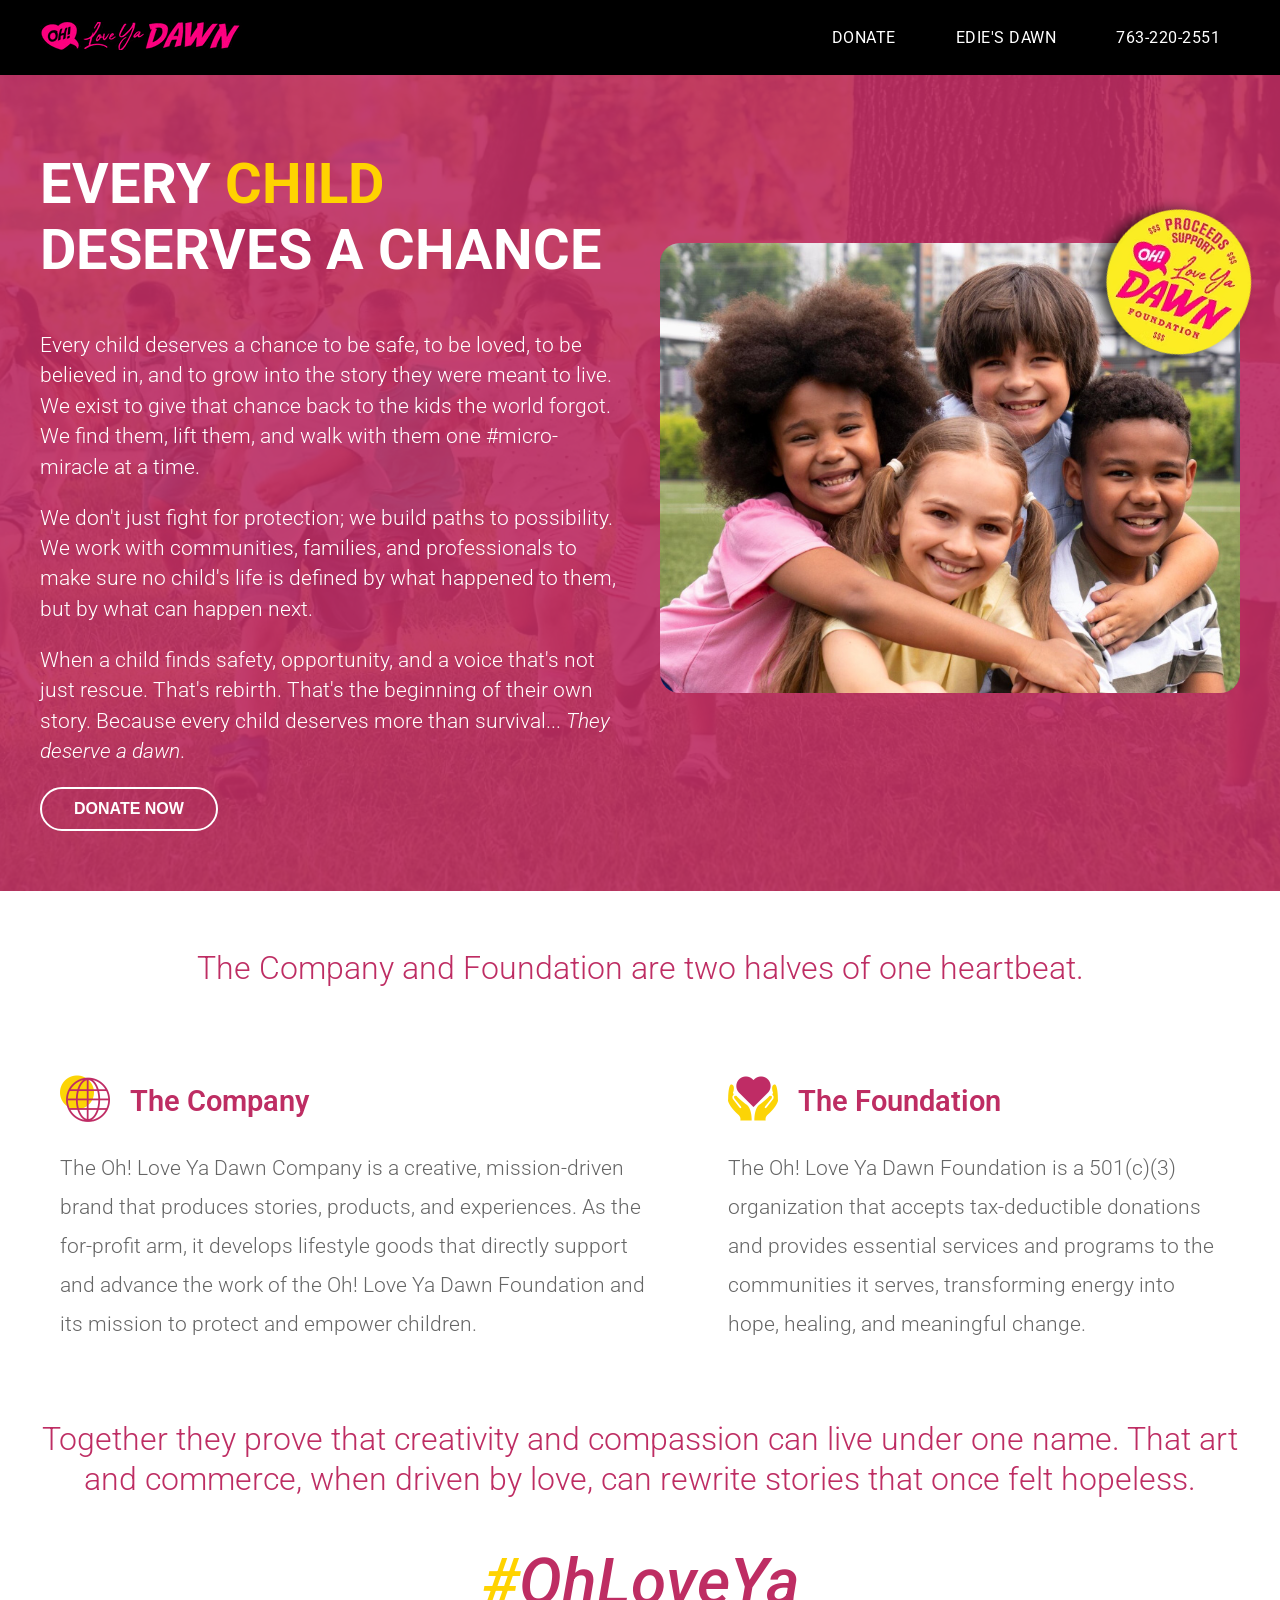
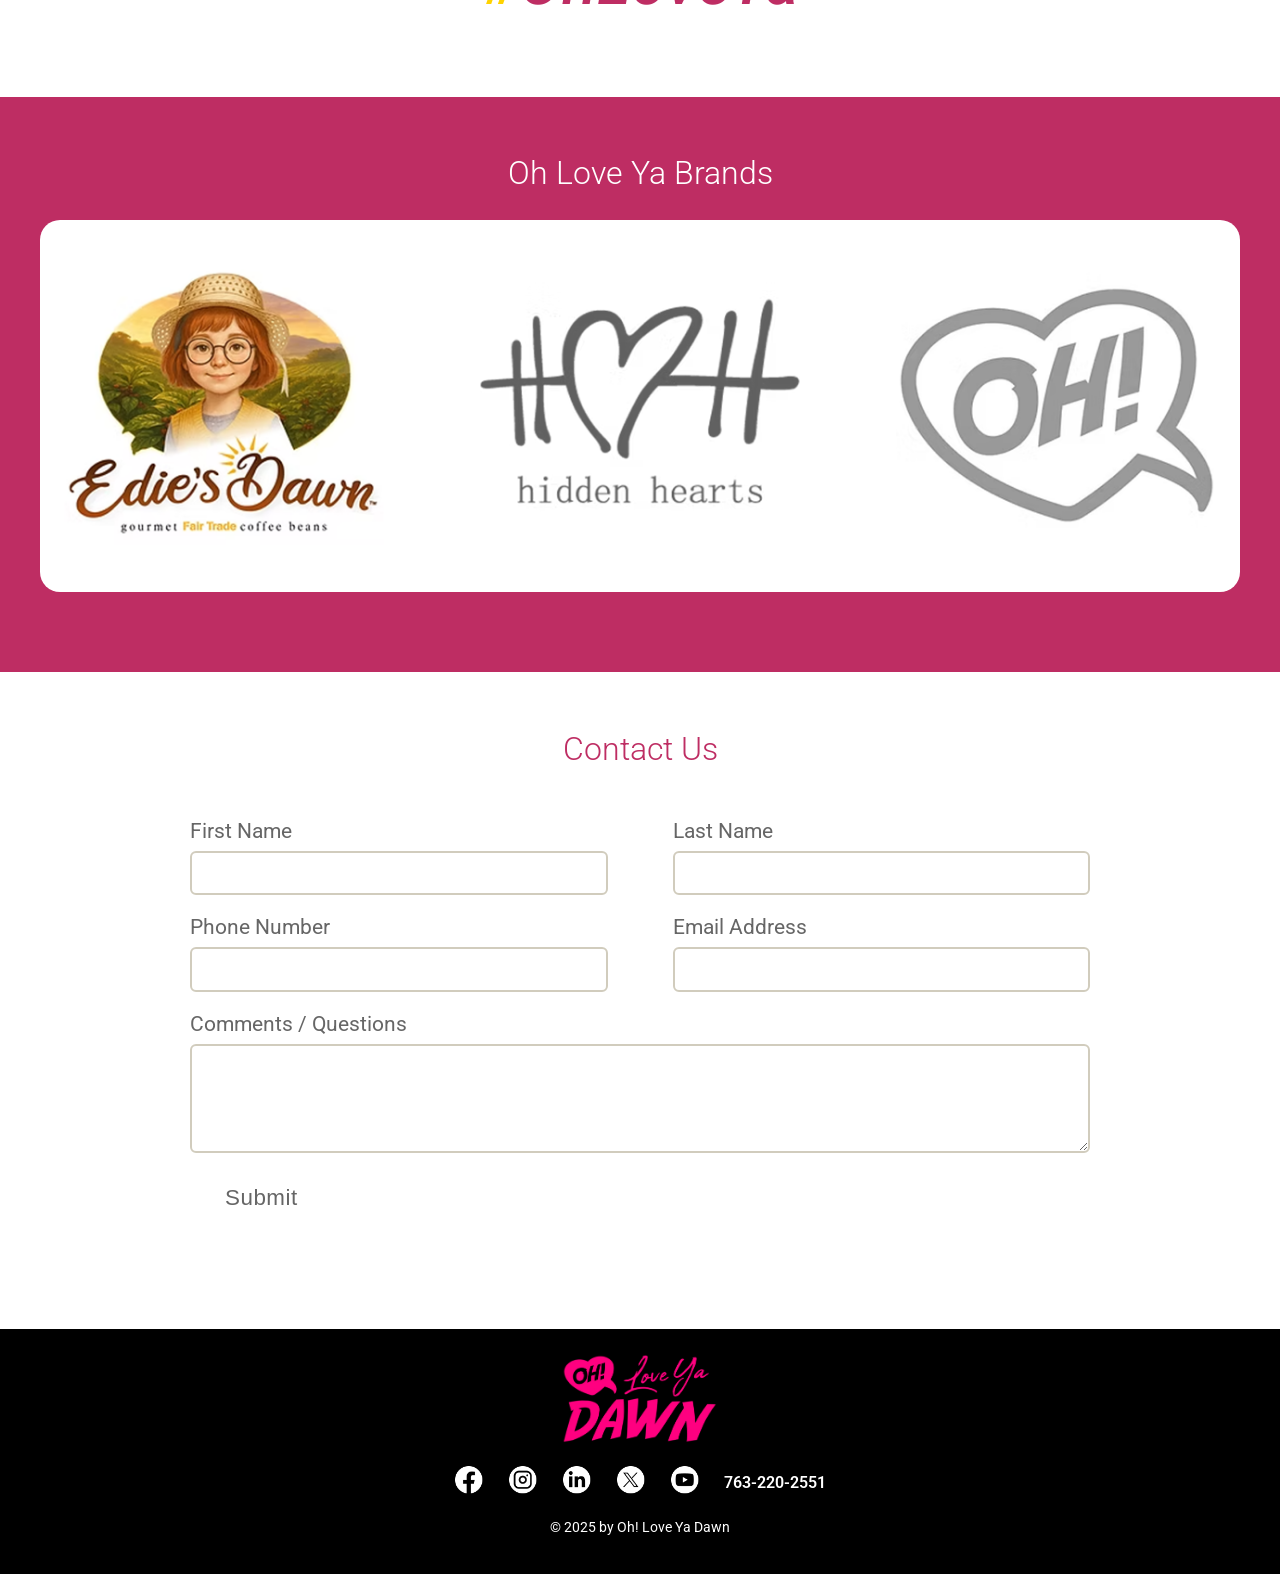
<file: index.html>
<!DOCTYPE html>
<html lang="en">
  <head>
    <meta charset="UTF-8" />
    <meta name="viewport" content="width=device-width, initial-scale=1.0" />
    <meta name="description" content="We give forgotten children safety, hope, and a chance to grow into the story they were meant to live—one micro-miracle at a time." />
    <link rel="icon" type="image/png" href="images/favicon-Oh-Love-Ya-Dawn.png" />
    <link rel="stylesheet" href="styles.css" />
    <link href="https://fonts.googleapis.com/css2?family=Roboto:wght@300;400;500;700&display=swap" rel="stylesheet" />
    <script src="app.js" defer></script>

    <title>Oh! Love Ya Dawn</title>
  </head>
  <body>
    <!--Navigation-->
    <section class="blackBg">
      <div class="navBox maxWidth">
        <div class="logoContainer">
          <a href="index.html"><img src="images/Oh-Love-Ya-Dawn-Linear.png" alt="Oh Love Ya Dawn logo" /></a>
        </div>

        <!-- Hamburger Button (Mobile Only) -->
        <div class="hamburger" id="hamburger">
          <span></span>
          <span></span>
          <span></span>
        </div>

        <nav class="nav-container" id="mobileMenu">
          <a href="donate.html">DONATE</a>
          <a href="https://www.ohloveya.com/ediesdawn">EDIE'S DAWN</a>
          <a href="tel:7632202551">763-220-2551</a>
        </nav>

        <!-- <nav class="nav-container">
          <a href="donate.html">DONATE</a>
          <a href="#">EDIE'S DAWN</a>
          <a href="tel:7632202551">763-220-2551</a>
        </nav> -->
      </div>
    </section>

    <!--Hero Section-->
    <section class="heroSection">
      <div class="heroContainer maxWidth">
        <div class="heroTextContainer">
          <h1 class="heroTitle">EVERY <span class="yellow">CHILD</span> DESERVES A CHANCE</h1>
          <p class="heroText">Every child deserves a chance to be safe, to be loved, to be believed in, and to grow into the story they were meant to live. We exist to give that chance back to the kids the world forgot. We find them, lift them, and walk with them one #micro-miracle at a time.</p>
          <p class="heroText">We don't just fight for protection; we build paths to possibility. We work with communities, families, and professionals to make sure no child's life is defined by what happened to them, but by what can happen next.</p>
          <p class="heroText">When a child finds safety, opportunity, and a voice that's not just rescue. That's rebirth. That's the beginning of their own story. Because every child deserves more than survival... <i>They deserve a dawn</i>.</p>
          <button class="ctaBttn btn btn-secondary">DONATE NOW</button>
        </div>
        <div class="heroImgContainer">
          <img class="labelImg" src="images/Oh-Love-Ya-Dawn-Label-shadow.png" alt="Proceeds Support Oh Love Ya Dawn Label" />
          <img class="heroImg" src="images/Happy-Children.jpg" alt="Four happy children smiling outside" />
        </div>
      </div>
    </section>

    <!--Company/Foundation-->
    <section class="twoHalvesSection">
      <div class="twoHalveContainer maxWidth">
        <h2 class="subTitle">The Company and Foundation are two halves of one heartbeat.</h2>
        <div class="twoHalvesBox">
          <div class="twoHalve">
            <div class="twoHalvesTitleContainer">
              <p class="titleImgContainer"><img src="images/companyIcon-2.png" alt="The Company Icon" /></p>
              <p class="twoHalvesTitles">The Company</p>
            </div>
            <p class="twoHalvesText">The Oh! Love Ya Dawn Company is a creative, mission-driven brand that produces stories, products, and experiences. As the for-profit arm, it develops lifestyle goods that directly support and advance the work of the Oh! Love Ya Dawn Foundation and its mission to protect and empower children.</p>
          </div>
          <div class="twoHalve">
            <div class="twoHalvesTitleContainer">
              <p class="titleImgContainer"><img src="images/foundationIcon.png" alt="The Foundation Icon" /></p>
              <p class="twoHalvesTitles">The Foundation</p>
            </div>
            <p class="twoHalvesText">The Oh! Love Ya Dawn Foundation is a 501(c)(3) organization that accepts tax-deductible donations and provides essential services and programs to the communities it serves, transforming energy into hope, healing, and meaningful change.</p>
          </div>
        </div>
        <p class="subTitle">Together they prove that creativity and compassion can live under one name. That art and commerce, when driven by love, can rewrite stories that once felt hopeless.</p>
        <p class="ofLoveYa"><span class="yellow">#</span>OhLoveYa</p>
      </div>
    </section>

    <!--Brands-->
    <section class="brandsSection">
      <h2 class="subTitleWhite">Oh Love Ya Brands</h2>
      <div class="brandsContainer maxWidth">
        <div class="brandsBox">
          <a href="#" target="_blank"><img src="images/ediesDawnLogo.png" alt="Edie's Dawn Logo" /></a>
          <a href="#" target="_blank"><img src="images/hidenHearts-logo.png" alt="Hidden Hearts Logo" /></a>
          <a href="#" target="_blank"><img src="images/ohLogoGrey.png" alt="Oh Grey Logo" /></a>
        </div>
      </div>
    </section>

    <!--Form-->
    <section class="formSection">
      <h2 class="subTitle">Contact Us</h2>
      <div class="formSectionBox maxWidth">
        <div class="formContainer">
          <form action="#" method="post">
            <div class="formTwoCol inputBox">
              <div>
                <label for="firstName">First Name</label>
                <input class="contactFormInput" type="text" id="firstName" name="firstName" required />
              </div>

              <div>
                <label for="lastName">Last Name</label>
                <input class="contactFormInput" type="text" id="lastName" name="lastName" required />
              </div>
            </div>

            <div class="formTwoCol inputBox">
              <div>
                <label for="phone">Phone Number</label>
                <input class="contactFormInput" type="tel" id="phone" name="phone" />
              </div>

              <div>
                <label for="email">Email Address</label>
                <input class="contactFormInput" type="email" id="email" name="email" required />
              </div>
            </div>

            <div class="inputBox">
              <label for="comments">Comments / Questions</label>
              <textarea id="comments" name="comments" rows="4"></textarea>
            </div>

            <button id="formBttn" type="submit">Submit</button>
          </form>
        </div>
        <!-- <div class="formImgContainer">
          <img src="images/Oh-Love-Ya-Dawn-Big.png" alt="Oh Love Ya Dawn Logo" />
        </div> -->
      </div>
    </section>

    <!--Footer-->
    <section class="footer">
      <footer class="maxWidth">
        <a href="index.html" target="_blank"> <img src="images/Oh-Love-Ya-Dawn-Big.png" alt="Oh Love Ya Dawn Logo" class="footerLogo" /></a>
        <div class="footerSocials">
          <a href="#" target="_blank"><img src="images/socials/facebook.png" alt="Follow us on Facebook" class="footerSocial" /></a>
          <a href="#" target="_blank"><img src="images/socials/instagram.png" alt="Follow us on Instagram" class="footerSocial" /></a>
          <a href="#" target="_blank"><img src="images/socials/linkedin.png" alt="Follow us on LinkedIn" class="footerSocial" /></a>
          <a href="#" target="_blank"><img src="images/socials/twitterx.png" alt="Follow us on X" class="footerSocial" /></a>
          <a href="#" target="_blank"><img src="images/socials/youtube.png" alt="Follow us on YouTube" class="footerSocial" /></a>
          <a href="tel:7632202551" aria-label="Please Call Us" id="footerNumber">763-220-2551</a>
        </div>
        <p class="copyright">&copy; 2025 by Oh! Love Ya Dawn</p>
      </footer>
    </section>
  </body>
</html>
</file>
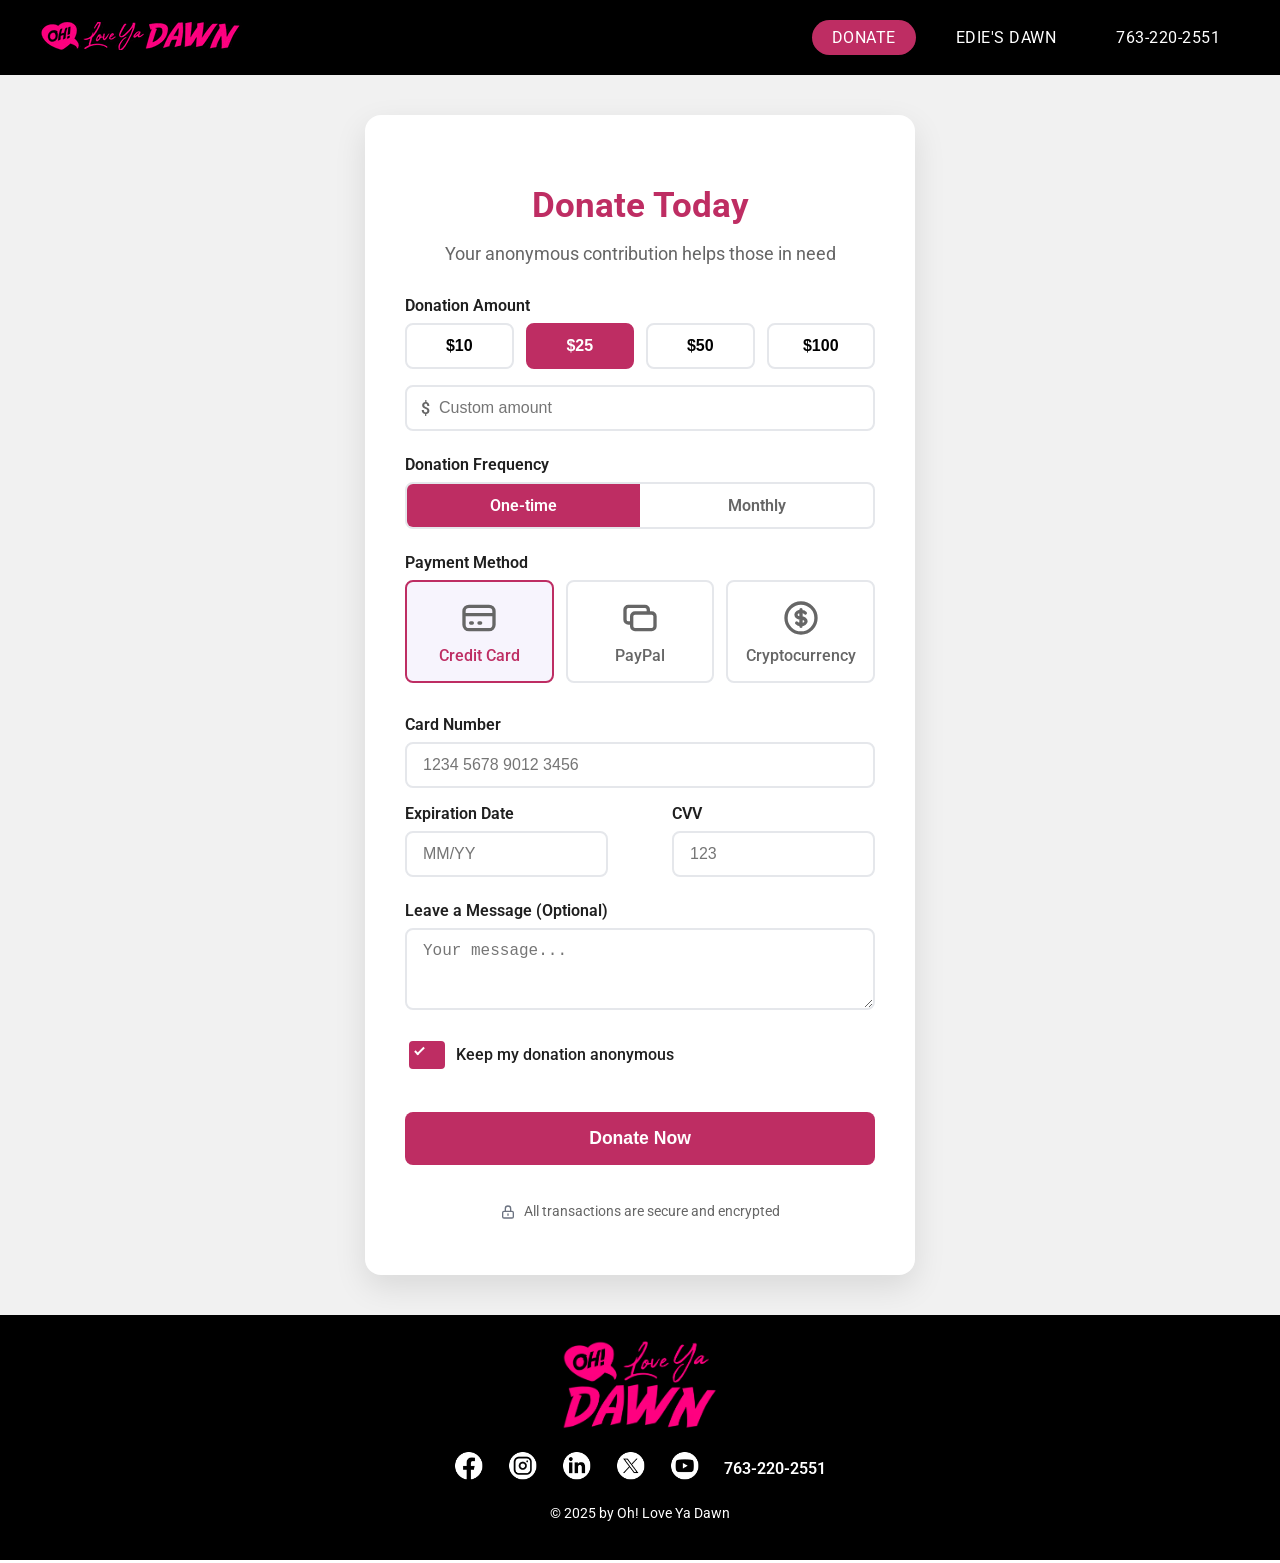
<file: donate.html>
<!DOCTYPE html>
<html lang="en">
  <head>
    <meta charset="UTF-8" />
    <meta name="viewport" content="width=device-width, initial-scale=1.0" />
    <meta name="description" content="Make a difference in a child’s life. Your donation provides safety, support, and hope for children in need." />
    <link rel="icon" type="image/png" href="images/favicon-Oh-Love-Ya-Dawn.png" />
    <link rel="stylesheet" href="styles.css" />

    <link href="https://fonts.googleapis.com/css2?family=Roboto:wght@300;400;500;700&display=swap" rel="stylesheet" />
    <script src="app.js" defer></script>

    <title>Oh! Love Ya Dawn - Donate</title>
  </head>
  <body>
    <!--Navigation-->
    <section class="blackBg">
      <div class="navBox maxWidth">
        <div class="logoContainer">
          <a href="index.html"><img src="images/Oh-Love-Ya-Dawn-Linear.png" alt="Oh Love Ya Dawn logo" /></a>
        </div>

        <!-- Hamburger Button (Mobile Only) -->
        <div class="hamburger" id="hamburger">
          <span></span>
          <span></span>
          <span></span>
        </div>

        <nav class="nav-container" id="mobileMenu">
          <a href="donate.html" style="background: #be2d63">DONATE</a>
          <a href="https://www.ohloveya.com/ediesdawn">EDIE'S DAWN</a>
          <a href="tel:7632202551">763-220-2551</a>
        </nav>
      </div>
    </section>

    <!--Donate Form-->
    <section class="donationFormSection">
      <div class="donateContainer maxWidth">
        <div class="form-container">
          <div class="form-header">
            <h1>Donate Today</h1>
            <p>Your anonymous contribution helps those in need</p>
          </div>

          <form id="donationForm">
            <div class="form-group">
              <label for="donationAmount">Donation Amount</label>
              <div class="amount-options">
                <button type="button" class="amount-btn" data-amount="10">$10</button>
                <button type="button" class="amount-btn active" data-amount="25">$25</button>
                <button type="button" class="amount-btn" data-amount="50">$50</button>
                <button type="button" class="amount-btn" data-amount="100">$100</button>
              </div>
              <div class="custom-amount">
                <span class="currency-symbol">$</span>
                <input type="number" id="donationAmount" placeholder="Custom amount" min="1" step="1" class="donationInputs" />
              </div>
            </div>

            <div class="form-group">
              <label for="donationFrequency">Donation Frequency</label>
              <div class="toggle-container">
                <input type="radio" id="oneTime" name="donationFrequency" value="oneTime" checked="" class="donationInputs" />
                <label for="oneTime" class="toggle-btn">One-time</label>

                <input type="radio" id="monthly" name="donationFrequency" value="monthly" class="donationInputs" />
                <label for="monthly" class="toggle-btn">Monthly</label>
              </div>
            </div>

            <div class="form-group">
              <label for="paymentMethod">Payment Method</label>
              <div class="payment-options">
                <div class="payment-option">
                  <input type="radio" id="creditCard" name="paymentMethod" value="creditCard" checked="" class="donationInputs" />
                  <label for="creditCard">
                    <span class="payment-icon credit-card-icon"></span>
                    Credit Card
                  </label>
                </div>
                <div class="payment-option">
                  <input type="radio" id="paypal" name="paymentMethod" value="paypal" class="donationInputs" />
                  <label for="paypal">
                    <span class="payment-icon paypal-icon"></span>
                    PayPal
                  </label>
                </div>
                <div class="payment-option">
                  <input type="radio" id="crypto" name="paymentMethod" value="crypto" class="donationInputs" />
                  <label for="crypto">
                    <span class="payment-icon crypto-icon"></span>
                    Cryptocurrency
                  </label>
                </div>
              </div>
            </div>

            <div class="form-group" id="creditCardFields">
              <div class="card-fields">
                <div class="form-row">
                  <div class="input-group">
                    <label for="cardNumber">Card Number</label>
                    <input type="text" id="cardNumber" placeholder="1234 5678 9012 3456" class="donationInputs" />
                  </div>
                </div>
                <div class="form-row two-columns">
                  <div class="input-group">
                    <label for="expiryDate">Expiration Date</label>
                    <input type="text" id="expiryDate" placeholder="MM/YY" class="donationInputs" />
                  </div>
                  <div class="input-group">
                    <label for="cvv">CVV</label>
                    <input type="text" id="cvv" placeholder="123" class="donationInputs" />
                  </div>
                </div>
              </div>
            </div>

            <div class="form-group hidden" id="cryptoFields">
              <label for="cryptoAddress">Send to this wallet address:</label>
              <div class="crypto-address">
                <input type="text" id="cryptoAddress" value="0x1a2b3c4d5e6f7g8h9i0j" readonly="" class="donationInputs" />
                <button type="button" id="copyAddress" class="icon-btn copy-btn">Copy</button>
              </div>
            </div>

            <div class="form-group">
              <label for="message">Leave a Message (Optional)</label>
              <textarea id="message" rows="3" placeholder="Your message..." class="donationInputs"></textarea>
            </div>

            <div class="form-group checkbox-group">
              <input type="checkbox" id="anonymous" checked="" class="donationInputs" />
              <label for="anonymous">Keep my donation anonymous</label>
            </div>

            <div class="form-group">
              <button type="submit" class="submit-btn">Donate Now</button>
            </div>
          </form>

          <div class="secure-notice">
            <span class="lock-icon"></span>
            <p>All transactions are secure and encrypted</p>
          </div>
        </div>
      </div>
    </section>

    <!--Footer-->
    <section class="footer">
      <footer class="maxWidth">
        <a href="index.html" target="_blank"> <img src="images/Oh-Love-Ya-Dawn-Big.png" alt="Oh Love Ya Dawn Logo" class="footerLogo" /></a>
        <div class="footerSocials">
          <a href="#" target="_blank"><img src="images/socials/facebook.png" alt="Follow us on Facebook" class="footerSocial" /></a>
          <a href="#" target="_blank"><img src="images/socials/instagram.png" alt="Follow us on Instagram" class="footerSocial" /></a>
          <a href="#" target="_blank"><img src="images/socials/linkedin.png" alt="Follow us on LinkedIn" class="footerSocial" /></a>
          <a href="#" target="_blank"><img src="images/socials/twitterx.png" alt="Follow us on X" class="footerSocial" /></a>
          <a href="#" target="_blank"><img src="images/socials/youtube.png" alt="Follow us on YouTube" class="footerSocial" /></a>
          <a href="tel:7632202551" aria-label="Please Call Us" id="footerNumber">763-220-2551</a>
        </div>
        <p class="copyright">&copy; 2025 by Oh! Love Ya Dawn</p>
      </footer>
    </section>
  </body>
</html>
</file>
<file: styles.css>
body {
  font-family: "Roboto", sans-serif;
  margin: 0;
}

.maxWidth {
  max-width: 1200px;
  margin: 0 auto;
}

section.blackBg {
  background: #000;
}

.navBox {
  display: flex;
  align-items: center;
  padding: 20px 0;
  position: relative;
}

/* Hide hamburger on desktop */
.hamburger {
  display: none;
  cursor: pointer;
  flex-direction: column;
  gap: 5px;
}

.hamburger span {
  width: 28px;
  height: 3px;
  background: #fff;
  display: block;
  transition: 0.3s ease;
}

.nav-container {
  display: flex;
  justify-content: space-between;
  align-items: center;
  margin-left: auto;
  gap: 20px;
}

.nav-container a {
  position: relative;
  display: inline-block;
  background: linear-gradient(to right, #be2d63 0%, #be2d63 100%);
  background-size: 0% 100%; /* Start hidden */
  background-repeat: no-repeat;
  background-position: left center;
  transition: background-size 0.6s ease, color 0.6s ease;
  color: #fff;
  padding: 8px 20px;
  border-radius: 22px;
  font-weight: 400;
  letter-spacing: 0.5px;
  font-size: 1rem;
  text-decoration: none;
}

/* Hover Effect */
.nav-container a:hover {
  background-size: 100% 100%; /* Slide fully across */
  color: #fff;
}

.heroContainer {
  display: grid;
  grid-template-columns: 1fr 1fr; /* two equal columns */
  align-items: center;
  gap: 40px;
  padding: 30px 0 60px;
}

/* Text styles optional — adjust as needed */
.heroTextContainer {
  max-width: 600px;
  color: #fff;
}

h1.heroTitle {
  font-size: 3.5rem;
}

span.yellow {
  color: #ffd300;
}

.heroText {
  font-size: 1.3rem;
  font-weight: 300;
  line-height: 1.9rem;
}
/* Hero image container */

.heroImgContainer {
  position: relative;
  width: 100%;
  height: 450px;
  overflow: visible;
}

.heroImg {
  width: 100%;
  height: 100%;
  object-fit: cover;
  border-radius: 20px;
}

.labelImg {
  position: absolute;
  top: -45px;
  right: -17px;
  width: 167px;
  z-index: 10;
  transform: rotate(20deg);
}

section.heroSection {
  position: relative;
  background-image: url("images/Happy-Children-Running-Grass.jpg");
  background-size: cover;
  background-position: center;
  background-repeat: no-repeat;
  width: 100%;
  min-height: 500px;
  z-index: 1;
}

/* Overlay */
section.heroSection::before {
  content: "";
  position: absolute;
  top: 0;
  left: 0;
  width: 100%;
  height: 100%;
  background-color: rgba(190, 45, 99, 0.9); /* black at 90% opacity */
  z-index: 2;
}

/* Make sure your content stays above the overlay */
section.heroSection > * {
  position: relative;
  z-index: 3;
}

.btn {
  position: relative;
  display: inline-block;
  border-radius: 25px;
  line-height: 40px;
  height: 44px;
  padding: 0 2rem;
  font-size: 16px;
  font-weight: bold;
  transition: all 0.25s ease-out;
  text-decoration: none;
}

.btn::before {
  width: 100%;
  height: 100%;
  z-index: 3;
  content: "";
  position: absolute;
  top: 0;
  left: 0;
  box-sizing: border-box;
  transition: all ease-in-out 0.4s;
  transform: scale(0);
  border-radius: 25px;
  opacity: 0;
  border: 2px solid #be2d63;
}

.btn-secondary {
  border: 2px solid #fff;
  background: transparent;
  color: #fff;
}

.btn-secondary:hover,
.btn-secondary:active {
  background: #fff;
  color: #be2d63;
}

.btn-secondary:hover::before,
.btn-secondary:active::before {
  opacity: 1;
  transform: scale(1);
  cursor: pointer;
}

section.twoHalvesSection {
  padding: 30px 0;
}

.twoHalvesTitles {
  font-size: 1.8rem;
  font-weight: 600;
  margin: 5px 0;
  color: #be2d63;
}

.twoHalvesTitleContainer {
  display: flex;
  align-items: center;
  gap: 20px;
}

.titleImgContainer img {
  width: 50px;
}

.twoHalvesBox {
  display: flex;
  gap: 25px;
  margin: 70px 0;
}

.twoHalve {
  padding: 0 20px;
}

.subTitle {
  font-size: 2rem;
  line-height: 2.5rem;
  font-weight: 300;
  text-align: center;
  color: #be2d63;
}

.twoHalvesText {
  font-size: 1.3rem;
  line-height: 1.875;
  font-weight: 300;
  margin: 5px 0;
  color: #666;
}

.ofLoveYa {
  font-size: 4rem;
  line-height: 2.5rem;
  font-weight: 500;
  text-align: center;
  color: #be2d63;
  font-style: italic;
}

section.brandsSection {
  padding: 30px 0 80px;
  background: #be2d63;
}

.subTitleWhite {
  font-size: 2rem;
  line-height: 2.5rem;
  font-weight: 300;
  text-align: center;
  color: #fff;
}

.brandsBox {
  display: grid;
  grid-template-columns: repeat(3, 1fr);
  gap: 6rem;
  padding: 2%;
  align-items: center;
  justify-items: center;
  background: #fff;
  border-radius: 20px;
}

.brandsBox img {
  max-width: 100%;
  height: auto;
  object-fit: contain;
}

section.formSection {
  padding: 30px 0 60px;
}

.contactFormInput,
textarea#comments {
  border: 2px solid #d1ccbd;
  border-radius: 6px;
  color: #4a4f53;
  font-size: 1rem;
  line-height: 1.33rem;
  max-width: 100%;
  min-height: 28px;
  padding: 0.61rem;
  width: 100%;
  box-sizing: border-box;
}

input:focus,
select:focus,
textarea:focus {
  outline: none;
  box-shadow: none;
}

/* Main form container */
.formContainer {
  width: 75%;
  margin: 50px auto;
}

.formContainer label {
  font-weight: 400;
}

.formTwoCol {
  display: grid;
  grid-template-columns: repeat(2, 1fr);
  gap: 65px;
}

.inputBox {
  margin: 20px 0;
}

.inputBox label {
  font-size: 1.3rem;
  color: #666;
}

.formImgContainer img {
  width: 100%;
}

button#formBttn {
  position: relative;
  display: inline-block;
  background: linear-gradient(to right, #be2d63 0%, #be2d63 100%);
  background-size: 0% 100%;
  background-repeat: no-repeat;
  background-position: left center;
  transition: background-size 0.6s ease, color 0.6s ease;
  color: #666;
  padding: 8px 35px;
  border-radius: 22px;
  font-weight: 400;
  letter-spacing: 0.5px;
  font-size: 1.4rem;
  text-decoration: none;
  border: none;
}

button#formBttn:hover {
  background-size: 100% 100%; /* Slide fully across */
  color: #fff;
  cursor: pointer;
}

section.footer {
  background: #000;
  padding: 25px 0;
}

img.footerLogo {
  width: 13%;
  margin: 0 auto;
  display: block;
}

p.copyright {
  color: #fff;
  font-size: 0.875rem;
  text-align: center;
}

.footerSocials {
  gap: 24px;
  display: flex;
  align-items: center;
  justify-content: center;
  margin: 20px;
}

#footerNumber {
  font-size: 1rem;
  color: #fff;
  font-weight: 600;
  text-decoration: none;
}

img.footerSocial {
  width: 30px;
}

/*--------------------------
      DONATION FORM
---------------------------*/
section.donationFormSection {
  padding: 40px 0;
  background: #f1f1f1;
}

.donateContainer {
  width: 100%;
  max-width: 550px;
}

.form-container {
  background: white;
  border-radius: 16px;
  box-shadow: 0 12px 32px rgba(0, 0, 0, 0.1);
  overflow: hidden;
  padding: 2.5rem;
  position: relative;
}

.form-header {
  text-align: center;
  margin-bottom: 2rem;
}

.form-header h1 {
  color: #be2d63;
  font-size: 2.2rem;
  font-weight: 700;
  margin-bottom: 0.75rem;
  background: #be2d63;
  -webkit-background-clip: text;
  -webkit-text-fill-color: transparent;
  background-clip: text;
}

.form-header p {
  color: #666666;
  font-size: 1.1rem;
}

.form-group {
  margin-bottom: 1.5rem;
}

label {
  display: block;
  font-weight: 600;
  margin-bottom: 0.5rem;
  color: #1f1f1f;
}

input.donationInputs,
textarea.donationInputs {
  width: 100%;
  padding: 0.75rem 1rem;
  border: 2px solid #e5e7eb;
  border-radius: 8px;
  font-size: 1rem;
  transition: border-color 0.3s;
  box-sizing: border-box;
}

.contactFormInput:focus,
textarea#comments:focus,
input[type="text"]:focus,
input[type="number"]:focus,
textarea:focus {
  outline: none;
  border-color: #be2d63;
  box-shadow: 0 0 0 3px rgba(108, 43, 217, 0.15);
  box-sizing: border-box;
}

.amount-options {
  display: grid;
  grid-template-columns: repeat(4, 1fr);
  gap: 0.75rem;
  margin-bottom: 1rem;
}

.amount-btn {
  background: transparent;
  border: 2px solid #e5e7eb;
  border-radius: 8px;
  padding: 0.75rem;
  font-size: 1rem;
  font-weight: 600;
  cursor: pointer;
  transition: all 0.3s;
}

.amount-btn:hover {
  border-color: #be2d63;
  color: #be2d63;
}

.amount-btn.active {
  background: #be2d63;
  border-color: #be2d63;
  color: white;
}

.custom-amount {
  position: relative;
}

.currency-symbol {
  position: absolute;
  left: 1rem;
  top: 50%;
  transform: translateY(-50%);
  color: #666666;
  font-weight: 600;
}

#donationAmount {
  padding-left: 2rem;
}

.toggle-container {
  display: flex;
  border: 2px solid #e5e7eb;
  border-radius: 8px;
  overflow: hidden;
}

.toggle-container input[type="radio"] {
  display: none;
}

.toggle-btn {
  flex: 1;
  text-align: center;
  padding: 0.75rem;
  cursor: pointer;
  font-weight: 600;
  transition: all 0.3s;
  background: transparent;
  color: #666666;
  margin: 0;
}

input[type="radio"]:checked + .toggle-btn {
  background: #be2d63;
  color: white;
  box-sizing: border-box;
}

.payment-options {
  display: grid;
  grid-template-columns: repeat(3, 1fr);
  gap: 0.75rem;
}

.payment-option {
  position: relative;
}

.payment-option input[type="radio"] {
  position: absolute;
  opacity: 0;
  box-sizing: border-box;
}

.payment-option label {
  display: flex;
  flex-direction: column;
  align-items: center;
  padding: 1rem 0.5rem;
  border: 2px solid #e5e7eb;
  border-radius: 8px;
  cursor: pointer;
  transition: all 0.3s;
  text-align: center;
  font-weight: 500;
  color: #666666;
}

.payment-icon {
  display: block;
  width: 40px;
  height: 40px;
  margin-bottom: 0.5rem;
  background-position: center;
  background-repeat: no-repeat;
  background-size: contain;
}

.payment-option input[type="radio"]:checked + label {
  border-color: #be2d63;
  color: #be2d63;
  background-color: rgba(108, 43, 217, 0.05);
  box-sizing: border-box;
}

.credit-card-icon {
  background-image: url("data:image/svg+xml,%3Csvg xmlns='http://www.w3.org/2000/svg' fill='none' viewBox='0 0 24 24' stroke='%23666666'%3E%3Cpath stroke-linecap='round' stroke-linejoin='round' stroke-width='2' d='M3 10h18M7 15h1m4 0h1m-7 4h12a3 3 0 003-3V8a3 3 0 00-3-3H6a3 3 0 00-3 3v8a3 3 0 003 3z'/%3E%3C/svg%3E");
}

.paypal-icon {
  background-image: url("data:image/svg+xml,%3Csvg xmlns='http://www.w3.org/2000/svg' fill='none' viewBox='0 0 24 24' stroke='%23666666'%3E%3Cpath stroke-linecap='round' stroke-linejoin='round' stroke-width='2' d='M17 9V7a2 2 0 00-2-2H5a2 2 0 00-2 2v6a2 2 0 002 2h2m2 4h10a2 2 0 002-2v-6a2 2 0 00-2-2H9a2 2 0 00-2 2v6a2 2 0 002 2z'/%3E%3C/svg%3E");
}

.crypto-icon {
  background-image: url("data:image/svg+xml,%3Csvg xmlns='http://www.w3.org/2000/svg' fill='none' viewBox='0 0 24 24' stroke='%23666666'%3E%3Cpath stroke-linecap='round' stroke-linejoin='round' stroke-width='2' d='M12 8c-1.657 0-3 .895-3 2s1.343 2 3 2 3 .895 3 2-1.343 2-3 2m0-8c1.11 0 2.08.402 2.599 1M12 8V7m0 1v8m0 0v1m0-1c-1.11 0-2.08-.402-2.599-1M21 12a9 9 0 11-18 0 9 9 0 0118 0z'/%3E%3C/svg%3E");
}

.card-fields {
  margin-top: 1rem;
}

.form-row {
  margin-bottom: 1rem;
}

.form-row.two-columns {
  display: grid;
  grid-template-columns: 1fr 1fr;
  gap: 4rem;
}

.crypto-address {
  display: flex;
  align-items: center;
}

.crypto-address input {
  border-top-right-radius: 0;
  border-bottom-right-radius: 0;
  background-color: #f9fafb;
  color: #666666;
  font-family: monospace;
  font-size: 0.9rem;
  box-sizing: border-box;
}

.icon-btn {
  background: #be2d63;
  color: white;
  border: none;
  border-radius: 0 8px 8px 0;
  padding: 0 1rem;
  height: 45px;
  cursor: pointer;
  display: flex;
  align-items: center;
  justify-content: center;
  transition: background 0.3s;
}

.icon-btn:hover {
  background: #5a23b5;
}

.copy-btn::before {
  content: "";
  display: inline-block;
  width: 20px;
  height: 20px;
  background-image: url("data:image/svg+xml,%3Csvg xmlns='http://www.w3.org/2000/svg' fill='none' viewBox='0 0 24 24' stroke='white'%3E%3Cpath stroke-linecap='round' stroke-linejoin='round' stroke-width='2' d='M8 16H6a2 2 0 01-2-2V6a2 2 0 012-2h8a2 2 0 012 2v2m-6 12h8a2 2 0 002-2v-8a2 2 0 00-2-2h-8a2 2 0 00-2 2v8a2 2 0 002 2z'/%3E%3C/svg%3E");
  background-position: center;
  background-repeat: no-repeat;
  background-size: contain;
}

.checkbox-group {
  display: flex;
  align-items: center;
  gap: 0.5rem;
}

.checkbox-group input[type="checkbox"] {
  -webkit-appearance: none;
  appearance: none;
  width: 20px;
  height: 20px;
  border: 2px solid #e5e7eb;
  border-radius: 4px;
  cursor: pointer;
  position: relative;
  box-sizing: border-box;
}

.checkbox-group input[type="checkbox"]:checked {
  background-color: #be2d63;
  border-color: #be2d63;
  box-sizing: border-box;
}

.checkbox-group input[type="checkbox"]:checked::after {
  content: "";
  position: absolute;
  left: 6px;
  top: 2px;
  width: 5px;
  height: 10px;
  border: solid white;
  border-width: 0 2px 2px 0;
  transform: rotate(45deg);
  box-sizing: border-box;
}

.checkbox-group label {
  margin-bottom: 0;
  font-weight: 500;
  user-select: none;
}

.submit-btn {
  width: 100%;
  background: #be2d63;
  color: white;
  border: none;
  border-radius: 8px;
  padding: 1rem;
  font-size: 1.1rem;
  font-weight: 600;
  cursor: pointer;
  transition: all 0.3s;
  margin-top: 1rem;
  position: relative;
  overflow: hidden;
}

.submit-btn:hover {
  background: #be2d63;
  transform: translateY(-2px);
  box-shadow: 0 6px 16px rgba(108, 43, 217, 0.25);
}

.submit-btn:active {
  transform: translateY(0);
}

.secure-notice {
  display: flex;
  align-items: center;
  justify-content: center;
  margin-top: 1.5rem;
  color: #666666;
  font-size: 0.9rem;
}

.lock-icon {
  display: inline-block;
  width: 16px;
  height: 16px;
  margin-right: 0.5rem;
  background-image: url("data:image/svg+xml,%3Csvg xmlns='http://www.w3.org/2000/svg' fill='none' viewBox='0 0 24 24' stroke='%236b7280'%3E%3Cpath stroke-linecap='round' stroke-linejoin='round' stroke-width='2' d='M12 15v2m-6 4h12a2 2 0 002-2v-6a2 2 0 00-2-2H6a2 2 0 00-2 2v6a2 2 0 002 2zm10-10V7a4 4 0 00-8 0v4h8z'/%3E%3C/svg%3E");
  background-position: center;
  background-repeat: no-repeat;
  background-size: contain;
}

.hidden {
  display: none !important;
  visibility: hidden !important;
  opacity: 0 !important;
  pointer-events: none !important;
}

/* Modal Styles */
.modal {
  position: fixed;
  top: 0;
  left: 0;
  width: 100%;
  height: 100%;
  background-color: rgba(0, 0, 0, 0.5);
  display: flex;
  justify-content: center;
  align-items: center;
  z-index: 100;
}

.modal-content {
  background-color: white;
  border-radius: 16px;
  padding: 2.5rem;
  text-align: center;
  width: 90%;
  max-width: 500px;
  box-shadow: 0 12px 32px rgba(0, 0, 0, 0.2);
  position: relative;
}

.close-btn {
  position: absolute;
  right: 1.5rem;
  top: 1.5rem;
  font-size: 1.5rem;
  cursor: pointer;
  color: #666666;
}

.success-animation {
  margin: 0 auto 1.5rem;
  width: 80px;
  height: 80px;
}

.checkmark {
  width: 80px;
  height: 80px;
  border-radius: 50%;
  display: block;
  stroke-width: 2;
  stroke: #10b981;
  stroke-miterlimit: 10;
  margin: 0 auto;
  box-shadow: inset 0px 0px 0px #10b981;
  animation: fill 0.4s ease-in-out 0.4s forwards, scale 0.3s ease-in-out 0.9s both;
}

.checkmark-circle {
  stroke-dasharray: 166;
  stroke-dashoffset: 166;
  stroke-width: 2;
  stroke-miterlimit: 10;
  stroke: #10b981;
  fill: none;
  animation: stroke 0.6s cubic-bezier(0.65, 0, 0.45, 1) forwards;
}

.checkmark-check {
  transform-origin: 50% 50%;
  stroke-dasharray: 48;
  stroke-dashoffset: 48;
  animation: stroke 0.3s cubic-bezier(0.65, 0, 0.45, 1) 0.8s forwards;
}

@keyframes stroke {
  100% {
    stroke-dashoffset: 0;
  }
}

@keyframes scale {
  0%,
  100% {
    transform: none;
  }
  50% {
    transform: scale3d(1.1, 1.1, 1);
  }
}

@keyframes fill {
  100% {
    box-shadow: inset 0px 0px 0px 30px white;
  }
}

.modal h2 {
  font-size: 1.8rem;
  color: #10b981;
  margin-bottom: 1rem;
}

.modal p {
  margin-bottom: 1rem;
  color: #1f1f1f;
  font-size: 1.1rem;
}

.donation-amount {
  font-weight: 600;
  font-size: 1.2rem;
}

/* Responsive Adjustments */

/* -------------------------
   MOBILE RESPONSIVE NAV
-------------------------- */

@media (max-width: 1024px) {
  .heroContainer {
    grid-template-columns: 1fr;
  }

  .heroImgContainer {
    order: -1;
  }

  .labelImg {
    right: 0;
    top: -20px;
    width: 130px;
    transform: rotate(10deg);
  }

  .heroImg {
    border-radius: 0;
  }

  section.heroSection {
    right: 0px;
  }

  .heroTextContainer {
    max-width: 100%;
    padding: 0 30px;
  }

  .twoHalveContainer {
    padding: 0 30px;
  }

  .brandsContainer {
    padding: 0 30px;
  }

  .navBox {
    padding: 20px;
  }
}

@media only screen and (max-width: 992px) {
}

@media (max-width: 768px) {
  .hamburger {
    display: flex;
    z-index: 999;
    margin-left: auto;
    gap: 3px;
  }

  .nav-container {
    position: absolute;
    top: 70px;
    right: 0px;
    background: #000;
    /* border-radius: 10px; */
    display: none;
    flex-direction: column;
    padding: 20px;
    gap: 15px;
    z-index: 999;
  }

  .nav-container a {
    color: #fff;
    font-size: 1.1rem;
    padding: 8px 0;
  }

  /* Show menu when active */
  .nav-container.active {
    display: flex;
  }

  /* Animate hamburger into "X" when active */
  .hamburger.active span:nth-child(1) {
    transform: rotate(45deg) translateY(8px);
  }

  .hamburger.active span:nth-child(2) {
    opacity: 0;
  }

  .hamburger.active span:nth-child(3) {
    transform: rotate(-45deg) translateY(-8px);
  }

  .nav-container {
    order: 3;
  }

  .hamburger {
    order: 2;
  }

  .footerSocials {
    gap: 15px;
  }
}

@media (max-width: 640px) {
  .form-container {
    padding: 1.5rem;
  }

  .amount-options {
    grid-template-columns: repeat(2, 1fr);
  }

  .payment-options {
    grid-template-columns: 1fr;
  }

  .form-row.two-columns {
    grid-template-columns: 1fr;
  }

  .twoHalvesBox {
    display: block;
  }

  .brandsBox {
    grid-template-columns: 1fr;
    gap: 1rem;
  }

  .formTwoCol {
    grid-template-columns: 1fr;
    gap: 32px;
  }

  input#email {
    margin-bottom: 11px;
  }
}
</file>
